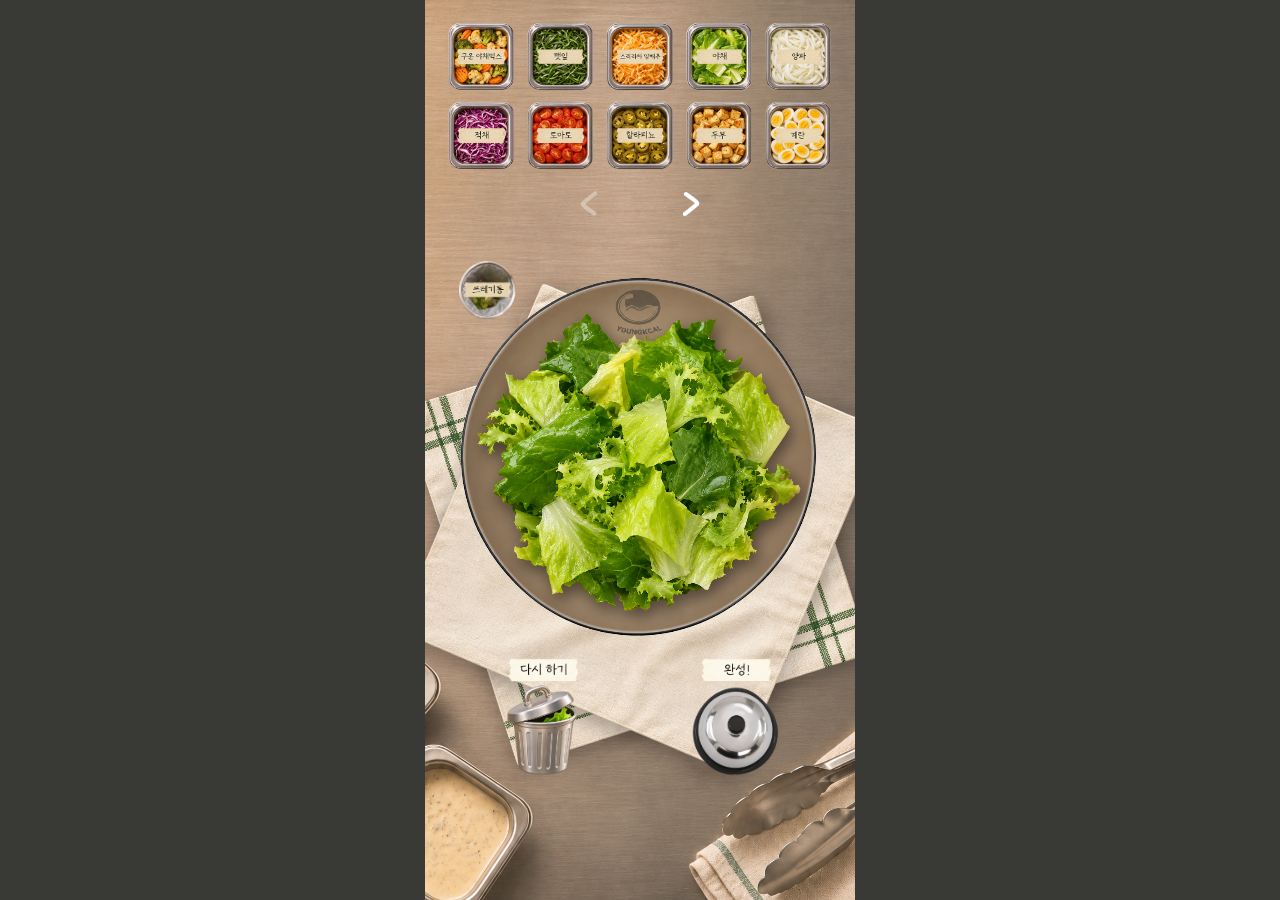
<file: index.html>
<!doctype html>
<html lang="ko">
  <head>
    <meta charset="utf-8" />
    <meta
      name="viewport"
      content="width=device-width,initial-scale=1,viewport-fit=cover"
    />
    <title>영칼로리포케 | 나만의 포케 만들기</title>
    <!-- 링크 공유 썸네일 설정 -->
    <meta property="og:type" content="website" />

    <meta property="og:title" content="영칼로리포케 | 나만의 포케 만들기" />

    <meta
      property="og:description"
      content="내 취향대로 재료를 골라 나만의 포케를 완성해보세요!"
    />
    <meta
      property="og:image"
      content="https://guo95cp.github.io/pokegame2.0/images/og-image.png"
    />

    <meta property="og:url" content="https://guo95cp.github.io/pokegame2.0/" />
    <link rel="stylesheet" href="style.css" />
  </head>
  <body>
    <main class="app" id="app">
      <div class="game-layout">
        <section class="tray-section" aria-label="재료 선택">
          <div class="tray-grid" id="trayGrid"></div>
          <div class="tray-actions">
            <button
              type="button"
              id="prevBtn"
              class="image-button"
              aria-label="이전 재료 보기"
            >
              <img
                src="images/btn-prev.png"
                alt=""
                onerror="this.style.display = 'none'"
              /><span>이전</span>
            </button>
            <button
              type="button"
              id="nextBtn"
              class="image-button"
              aria-label="다음 재료 보기"
            >
              <img
                src="images/btn-next.png"
                alt=""
                onerror="this.style.display = 'none'"
              /><span>다음</span>
            </button>
          </div>
        </section>
        <section class="bowl-section" aria-label="포케 그릇">
          <div class="bowl-frame" id="bowlFrame">
            <canvas
              id="pokeCanvas"
              aria-label="재료를 드래그해 배치하는 포케 그릇"
            ></canvas>
            <div id="celebration" class="celebration" aria-hidden="true"></div>
            <div id="trashZone" class="trash-zone">
              <img src="images/trash.png" alt="재료 삭제" />
            </div>
          </div>
        </section>
        <div class="bottom-actions">
          <button
            type="button"
            id="resetBtn"
            class="image-button reset-button"
            aria-label="다시 만들기"
          >
            <img
              src="images/btn-reset.png"
              alt=""
              onerror="this.style.display = 'none'"
            /><span>다시 만들기</span>
          </button>
          <button
            type="button"
            id="completeBtn"
            class="image-button complete-button"
            aria-label="포케 완성하기"
          >
            <img
              src="images/btn-complete.png"
              alt=""
              onerror="this.style.display = 'none'"
            /><span>완료하기</span>
          </button>
        </div>
      </div>
      <p class="help" id="help" aria-live="polite"></p>
      <!-- 기존 JS 영양 집계 로직 호환용: 화면에는 표시하지 않음 -->
      <div class="receipt-side hidden" aria-hidden="true">
        <div id="receiptItems"></div>
        <span id="receiptCount"></span>
      </div>
      <section class="result hidden" id="result">
        <canvas id="resultCanvas"></canvas>
        <div id="nutritionInfo" class="nutrition"></div>
        <p class="notice">
          ※ 본 영양 정보는 임의로 설정된 참고용 수치로, 실제 영양성분과 차이가
          있을 수 있습니다.
        </p>
        <div class="controls result-buttons">
          <button id="saveBtn" class="result-image-btn" type="button">
            <img src="images/btn-save.png" alt="이미지 저장하기" />
          </button>

          <button id="restartBtn" class="result-image-btn" type="button">
            <img src="images/btn-restart.png" alt="다시 만들기" />
          </button>
        </div>

        <a
          href="https://youngkcal.notion.site/c4ecc8c97d8e82ae98b501b3452e2677?pvs=105"
          target="_blank"
          rel="noopener noreferrer"
          class="share-poke-btn result-image-btn"
        >
          <img src="images/btn-share.png" alt="나만의 포케 자랑하기" />
        </a>
        <section class="honor-section" aria-labelledby="honorTitle">
          <h2 id="honorTitle">
            <img src="images/honortitle.png" alt="명예의 포케 전당" />
          </h2>
          <div id="honorGrid" class="honor-grid" aria-live="polite"></div>
          <p id="honorEmpty" class="honor-empty hidden">
            아직 등록된 포케 이미지가 없어요.
          </p>
          <div
            id="honorSentinel"
            class="honor-sentinel"
            aria-hidden="true"
          ></div>
        </section>
      </section>
      <div
        class="dialog hidden"
        id="confirmDialog"
        role="dialog"
        aria-modal="true"
        aria-labelledby="dialogTitle"
      >
        <div class="dialog-card">
          <h2 id="dialogTitle">전체 초기화할까요?</h2>
          <p>선택한 재료가 모두 사라져요!</p>
          <div class="controls">
            <button id="cancelReset" class="light">취소</button
            ><button id="confirmReset" class="primary">초기화</button>
          </div>
        </div>
      </div>
    </main>
    <script src="data/ingredients.js"></script>
    <script src="data/nutrition.js"></script>
    <script src="data/honor-poke.js"></script>
    <script src="game.js"></script>
  </body>
</html>
</file>
<file: style.css>
@font-face {
  font-family: Paperlogy;
  src: url("fonts/Paperlogy-4Regular.ttf");
}
@font-face {
  font-family: Paperlogy;
  src: url("fonts/Paperlogy-7Bold.ttf");
  font-weight: 700;
}
* {
  box-sizing: border-box;
}
html,
body {
  margin: 0;
  min-height: 100%;
  font-family: Paperlogy, "Malgun Gothic", sans-serif;
  color: #242922;
}
button {
  font: inherit;
  cursor: pointer;
}
body {
  background: #393a36;
  margin: 0;
}
.app {
  width: 100%;
  max-width: 430px;
  min-height: 100svh;
  height: 100svh;

  margin: 0 auto;
  position: relative;

  background-color: #000;
  background-image: url("images/background.png");
  background-position: center top;
  background-repeat: no-repeat;
  background-size: 100% 100%;

  display: flex;
  flex-direction: column;
}
.topbar {
  height: clamp(30px, 6vh, 100px);
  flex: none;
  display: flex;
  align-items: center;
}
.brand img {
  display: block;
  max-width: min(18vw, 150px);
  max-height: 0%;
  object-fit: contain;
}
.game-layout {
  display: grid;
  grid-template-columns: minmax(180px, 22fr) minmax(0, 60fr) minmax(155px, 18fr);
  gap: clamp(8px, 1.5vw, 26px);
  flex: 1;
  min-height: 0;
  align-items: stretch;
}
.tray-section {
  display: flex;
  flex-direction: column;
  min-height: 0;
  padding: 4px 0;
}
.section-heading {
  margin-bottom: 8px;
}
.section-heading span {
  font-size: clamp(10px, 1vw, 13px);
  font-weight: 700;
}
.section-heading h1 {
  font-size: clamp(14px, 1.4vw, 22px);
  margin: 5px 0 0;
}
.steps {
  display: flex;
  gap: 4px;
  margin: 2px 0 8px;
}
.step {
  height: 4px;
  flex: 1;
  background: #ffffff9c;
  border-radius: 8px;
  font-size: 0;
}
.step.active {
  background: #a5a5a5;
}
.tray-grid {
  display: grid;
  grid-template-columns: repeat(2, minmax(0, 1fr));
  align-content: start;
  gap: clamp(5px, 1vh, 12px);
  overflow-y: auto;
  overflow-x: hidden;
  min-height: 0;
  flex: 1;
  padding: 3px;
  scrollbar-width: thin;
}
.tray-item {
  min-width: 0;
  display: flex;
  flex-direction: column;
  align-items: center;
  justify-content: center;
  background: none;
  border: none;
  min-height: clamp(76px, 25vh, 180px);
  touch-action: none;
}
.tray-item img {
  display: block;
  width: 115%;
  height: clamp(140px, 12vh, 155px);
  object-fit: contain;
  pointer-events: none;
}
.tray-item span {
  text-align: center;
  font-size: clamp(10px, 0.85vw, 14px);
  font-weight: 700;
  line-height: 1.35;
  margin-top: 3px;
  word-break: keep-all;
}
.tray-item.missing {
  outline: 1px dashed #b95454;
}
.tray-actions {
  display: flex;
  gap: 8px;
  margin-top: 10px;
  flex: none;
}
.image-button {
  position: relative;
  border: 0;
  padding: 0;
  min-width: 0;
  background: transparent;
  display: flex;
  align-items: center;
  justify-content: center;
  overflow: hidden;
}
.tray-actions .image-button {
  width: 50%;
  height: clamp(35px, 7vh, 60px);
  background: #292d28;
  border-radius: 7px;
  color: #fff;
  font-weight: 700;
}
.tray-actions .image-button:first-child {
  background: #f7f7f1;
  color: #222;
}
.image-button img {
  position: absolute;
  inset: 0;
  width: 100%;
  height: 100%;
  object-fit: fill;
}
.image-button:has(img:not([style*="display: none"])) span {
  opacity: 0;
}
.image-button:disabled {
  opacity: 0.35;
  cursor: default;
}
.bowl-section {
  display: flex;
  align-items: center;
  justify-content: center;
  min-width: 0;
  min-height: 0;
}
.bowl-frame {
  width: min(100%, calc(100svh - 100px));
  max-height: 100%;
  aspect-ratio: 1;
  touch-action: none;
  position: relative;
}
.trash-zone {
  position: absolute;
  top: 3%;
  left: 3%;
  width: 15%;
  aspect-ratio: 1;
  z-index: 10;
  pointer-events: none;
}

.trash-zone img {
  width: 100%;
  height: 100%;
  object-fit: contain;
}
#pokeCanvas {
  width: 100%;
  height: 100%;
  display: block;
  touch-action: none;
}
.receipt-side {
  min-height: 0;
  display: flex;
  flex-direction: column;
  gap: clamp(8px, 1.5vh, 16px);
  padding: 2px 0;
}
.receipt {
  background: #fffef7;
  box-shadow: 0 9px 24px #0003;
  padding: clamp(9px, 1.1vw, 20px);
  flex: 1;
  min-height: 0;
  display: flex;
  flex-direction: column;
  max-height: 70%;
  /* transform: rotate(-1deg); */
}
.receipt-head {
  text-align: center;
  display: flex;
  flex-direction: column;
  gap: 4px;
}
/* .receipt-head strong {
  font-size: clamp(13px, 1.35vw, 23px);
  letter-spacing: -0.5px;
} */
.receipt-head img {
  display: block;
  width: min(100%, 150px);
  height: auto;
  margin: 0 auto;
}
.receipt-head small {
  font-size: clamp(8px, 0.75vw, 12px);
}
.receipt-rule {
  border-top: 1px dashed #555;
  margin: 10px 0;
}
.receipt-columns,
.receipt-total,
.receipt-row {
  display: flex;
  justify-content: space-between;
  gap: 6px;
}
.receipt-columns {
  font-size: 20px;
  font-weight: 700;
}
.receipt-items {
  flex: 1;
  overflow-y: auto;
  min-height: 0;
  padding: 10px 0;
  font-size: clamp(8px, 0.8vw, 15px);
}
.receipt-row {
  margin-bottom: 9px;
}
.receipt-row span:first-child {
  flex: 1;
  overflow-wrap: anywhere;
}
.receipt-empty {
  color: #777;
  line-height: 1.5;
}
.receipt-total {
  font-size: clamp(12px, 1vw, 17px);
}
.reset-link {
  border: 0;
  background: none;
  text-decoration: underline;
  font-size: 12px;
  color: #777;
  margin-top: 12px;
  padding: 3px;
}
.complete-button {
  height: clamp(44px, 30vh, 600px);
  width: 100%;
  flex: none;
  background: none;
  border-radius: 8px;
  font-weight: 700;
  color: #173b18;
  font-size: clamp(12px, 1.1vw, 18px);
}
.complete-button img {
  width: 100%;
  height: 100%;
  object-fit: contain;
}
.help {
  margin: 4px 0 0;
  text-align: center;
  font-size: clamp(9px, 0.8vw, 12px);
  color: #2c312b;
  text-shadow: 0 1px 3px #fff;
}
.drag-ghost {
  position: fixed;
  pointer-events: none;
  z-index: 60;
  object-fit: contain;
  transform: translate(-50%, -50%);
  filter: drop-shadow(0 7px 6px #0004);
}
.hidden {
  display: none !important;
}
.dialog {
  position: fixed;
  inset: 0;
  z-index: 90;
  background: #0009;
  display: flex;
  align-items: center;
  justify-content: center;
  padding: 20px;
}
.dialog-card {
  background: white;
  border-radius: 14px;
  padding: 24px;
  width: min(100%, 340px);
  text-align: center;
}
.controls {
  display: flex;
  gap: 10px;
  justify-content: center;
}
.controls button {
  border: 0;
  border-radius: 8px;
  padding: 14px;
  flex: 1;
  font-weight: 700;
}
.primary {
  background: #e8f7c4;
}
.light {
  background: #bdda75;
}
.result {
  position: fixed;
  inset: 0;
  z-index: 30;
  background: #ffffff url("images/background.png") center/cover no-repeat;
  overflow-y: auto;
  text-align: center;
  padding: 20px;
}
.result canvas {
  display: block;
  width: min(500px, 90vw);
  max-width: 100%;
  margin: 0 auto 12px;
  border-radius: 12px;
}
.nutrition {
  display: grid;
  grid-template-columns: repeat(2, 1fr);
  gap: 8px;
  max-width: 500px;
  margin: 0 auto;
}
.nutrition div {
  background: #fffd;
  padding: 10px;
  border-radius: 8px;
}
.notice {
  font-size: 8px;
  color: #ffffff;
}
.result .controls,
.share-poke-btn {
  max-width: 500px;
  margin: 12px auto;
}
.share-poke-btn {
  display: block;
  padding: 14px;
  background: white;
  color: #173b18;
  text-decoration: none;
  font-weight: 700;
  border-radius: 8px;
}
.rotate-notice {
  display: none;
}
@media (orientation: portrait) and (max-width: 800px) {
  .rotate-notice {
    position: fixed;
    inset: 0;
    z-index: 100;
    background: #f3f0e8;
    display: flex;
    flex-direction: column;
    align-items: center;
    justify-content: center;
    text-align: center;
    padding: 24px;
  }
  .rotate-icon {
    font-size: 64px;
    color: #338d2a;
    margin-bottom: 16px;
  }
  .rotate-notice p {
    font-size: 14px;
  }
  .app {
    visibility: hidden;
  }
}
@media (orientation: landscape) and (max-height: 520px) {
  .app {
    padding-top: 5px;
    padding-bottom: 4px;
  }
  .topbar {
    height: 45px;
  }
  .game-layout {
    grid-template-columns: minmax(165px, 24fr) minmax(0, 57fr) minmax(
        140px,
        19fr
      );
    gap: 8px;
  }
  .bowl-frame {
    width: min(100%, calc(100svh - 58px));
  }
  .section-heading {
    margin-bottom: 3px;
  }
  .steps {
    margin-bottom: 3px;
  }
  .tray-item {
    min-height: 76px;
  }
  .tray-item img {
    height: 53px;
  }
  .receipt-rule {
    margin: 6px 0;
  }
  .receipt-items {
    padding: 5px 0;
  }
  .help {
    font-size: 9px;
  }
}

/* 세로형 포케 게임 UI: 기존 가로형 규칙보다 우선 적용 */
html,
body {
  min-height: 100%;
}
body {
  background: #393a36;
}
.app {
  height: auto;
  min-height: 100svh;
  overflow: visible;
  padding: clamp(10px, 2vw, 22px);
  background: #b4afa5 url("images/background.png") center center / cover
    no-repeat;
}
.game-layout {
  display: flex;
  flex-direction: column;
  align-items: center;
  width: 100%;
  max-width: 640px;
  margin: 0 auto;
  /* gap: clamp(8px, 1.8vh, 18px); */
  flex: none;
}
.tray-section {
  width: 100%;
  padding: 0;
  flex: none;
  min-height: 0;
}
.tray-grid {
  display: grid;
  grid-template-columns: repeat(5, minmax(0, 1fr));
  grid-template-rows: repeat(2, auto);
  gap: clamp(3px, 1vw, 10px);
  padding: 0;
  overflow: visible;
  flex: none;
}
.tray-item {
  min-height: 0;
  padding: 0;
  justify-content: flex-start;
  gap: 2px;
}
.tray-item img {
  width: 100%;
  height: auto;
  aspect-ratio: 1 / 1;
  object-fit: contain;
}
.tray-item span {
  font-size: clamp(9px, 2vw, 13px);
  line-height: 1.25;
  margin-top: 0;
}
.tray-actions {
  justify-content: center;
  gap: clamp(12px, 5vw, 32px);
  margin-top: 8px;
}
.tray-actions .image-button {
  width: clamp(60px, 18%, 110px);
  height: clamp(30px, 6vw, 52px);
  background: transparent;
  color: #222;
  border-radius: 0;
}
.tray-actions .image-button:first-child {
  background: transparent;
}
.image-button img {
  object-fit: contain;
}
.bowl-section {
  width: 100%;
  flex: none;
}
.bowl-frame {
  width: min(100%, 440px);
  max-height: none;
  aspect-ratio: 1;
}
.bottom-actions {
  display: grid;
  grid-template-columns: repeat(2, minmax(0, 1fr));
  gap: 0px;
  width: 100%;
}
.bottom-actions .image-button {
  width: 100%;
  height: auto;
  aspect-ratio: 2.2 / 1.5;
  min-height: 52px;
  background: transparent;
  color: #173b18;
  border-radius: 8px;
  font-size: clamp(13px, 2.5vw, 18px);
}
.bottom-actions .image-button img {
  object-fit: contain;
}
.help {
  min-height: 1em;
  margin: 4px auto 0;
  max-width: 640px;
}
.rotate-notice {
  display: none !important;
}
@media (orientation: portrait) and (max-width: 800px) {
  .app {
    visibility: visible;
  }
}
@media (orientation: landscape) and (max-height: 520px) {
  .game-layout {
    display: flex;
    gap: 10px;
  }
  .tray-item {
    min-height: 0;
  }
  .tray-item img {
    height: auto;
  }
  .bowl-frame {
    width: min(100%, 440px);
  }
}
@media (max-width: 420px) {
  .app {
    padding: 8px 7px 16px;
  }
  .tray-grid {
    gap: 2px;
  }
  .tray-item span {
    display: none;
    font-size: 9px;
  }
  .bowl-frame {
    width: min(100%, 350px);
  }
}

/* 결과 화면 하단: 명예의 포케 */
.honor-section {
  max-width: 500px;
  margin: 32px auto 55px;
}
.honor-section h2 {
  display: flex;
  align-items: center;
  justify-content: center;
  /* gap: 8px;
  margin: 0 0 20px; */
}
/* 명예의 포케 제목 이미지 */
.honor-section h2 img {
  display: block;
  width: 50%;
  max-width: 350px;
  height: auto;
  object-fit: contain;
}
.honor-grid {
  margin-top: -45px;
  display: grid;
  grid-template-columns: repeat(2, minmax(0, 1fr));
  gap: 10px;
  background: #fff3daa8;
  border-radius: 10px;
}
.honor-card {
  margin: 0;
  min-width: 0;
  aspect-ratio: 1;
  overflow: hidden;
  /* background: #ffffffa8; */
  /* border-radius: 10px; */
}
.honor-card img {
  display: block;
  width: 100%;
  height: 100%;
  object-fit: cover;
}
.honor-empty {
  font-size: 13px;
  color: #333;
}
.honor-sentinel {
  height: 2px;
}

/* 파란글자 오류 */

.result .controls button {
  color: #242922 !important;
}

.bottom-actions button {
  color: #242922 !important;
}

/* 결과 화면 버튼 크기 및 배경 수정 */

/* 이미지 저장하기 + 다시 만들기 */
.result .result-buttons {
  display: flex;
  justify-content: center;
  align-items: center;
  gap: 10px;
  max-width: 320px;
  margin: 0px auto;
}

/* 모든 결과 이미지 버튼 */
.result .result-image-btn {
  flex: 0 1 auto;
  width: auto;
  padding: 0;
  background: transparent;
  background-image: none;
  border: none;
  border-radius: 0;
  box-shadow: none;
  appearance: none;
  -webkit-appearance: none;
}

/* 이미지 저장 / 다시 만들기 크기 */
.result .result-buttons .result-image-btn {
  width: 145px;
  max-width: 145px;
}

/* 버튼 이미지 */
.result .result-image-btn img {
  display: block;
  width: 100%;
  height: auto;
  object-fit: contain;
}

/* 나만의 포케 자랑하기 */
.result .share-poke-btn.result-image-btn {
  display: block;
  width: 290px;
  max-width: 100%;
  margin: 0px auto 0;
  padding: 0;
  background: transparent;
  border: none;
  box-shadow: none;
}

/* Interactive upgrade — original layout and assets remain unchanged */
.tray-item {
  -webkit-tap-highlight-color: transparent;
}
.tray-item img {
  transition: filter 0.18s ease;
}
@media (hover: hover) {
  .tray-item:hover img {
    filter: brightness(1.08) drop-shadow(0 3px 4px #0003);
  }
}
.drag-ghost {
  transform: translate(-50%, -50%) scale(1.08) rotate(-7deg);
  filter: drop-shadow(0 12px 8px #0005);
}
/* .bowl-frame::after {
  content: "";
  position: absolute;
  inset: 5.7%;
  border-radius: 50%;
  pointer-events: none;
  opacity: 0;
  transition: opacity 0.18s;
  box-shadow:
    0 0 0 2px #c8f578,
    0 0 16px #b8ef6970;
} */
.bowl-frame.is-target::after {
  opacity: 1;
}
.trash-zone {
  transition:
    filter 0.18s,
    transform 0.18s;
}
.trash-zone.is-target {
  transform: scale(1.13);
  filter: drop-shadow(0 0 6px #f6a36b);
}
.absorb-ghost {
  position: fixed;
  z-index: 70;
  pointer-events: none;
  object-fit: contain;
  transform: translate(-50%, -50%);
}
.celebration {
  position: absolute;
  inset: 0;
  pointer-events: none;
  z-index: 12;
}
.celebration i {
  position: absolute;
  left: 50%;
  top: 50%;
  width: 8px;
  height: 12px;
  border-radius: 2px;
  animation: poke-confetti 0.65s ease-out both;
}
@keyframes poke-confetti {
  from {
    transform: translate(-50%, -50%) scale(0.3);
    opacity: 0;
  }
  20% {
    opacity: 1;
  }
  to {
    transform: translate(var(--dx), var(--dy)) rotate(var(--spin));
    opacity: 0;
  }
}
.finishing .game-layout {
  pointer-events: none;
}
.finishing .tray-section,
.finishing .bottom-actions {
  opacity: 0.45;
  transition: opacity 0.25s;
}
@media (prefers-reduced-motion: reduce) {
  .celebration i {
    animation: none;
    display: none;
  }
  /* .bowl-frame::after,
  .trash-zone,
  .tray-item img {
    transition: none;
  } */
}
</file>
